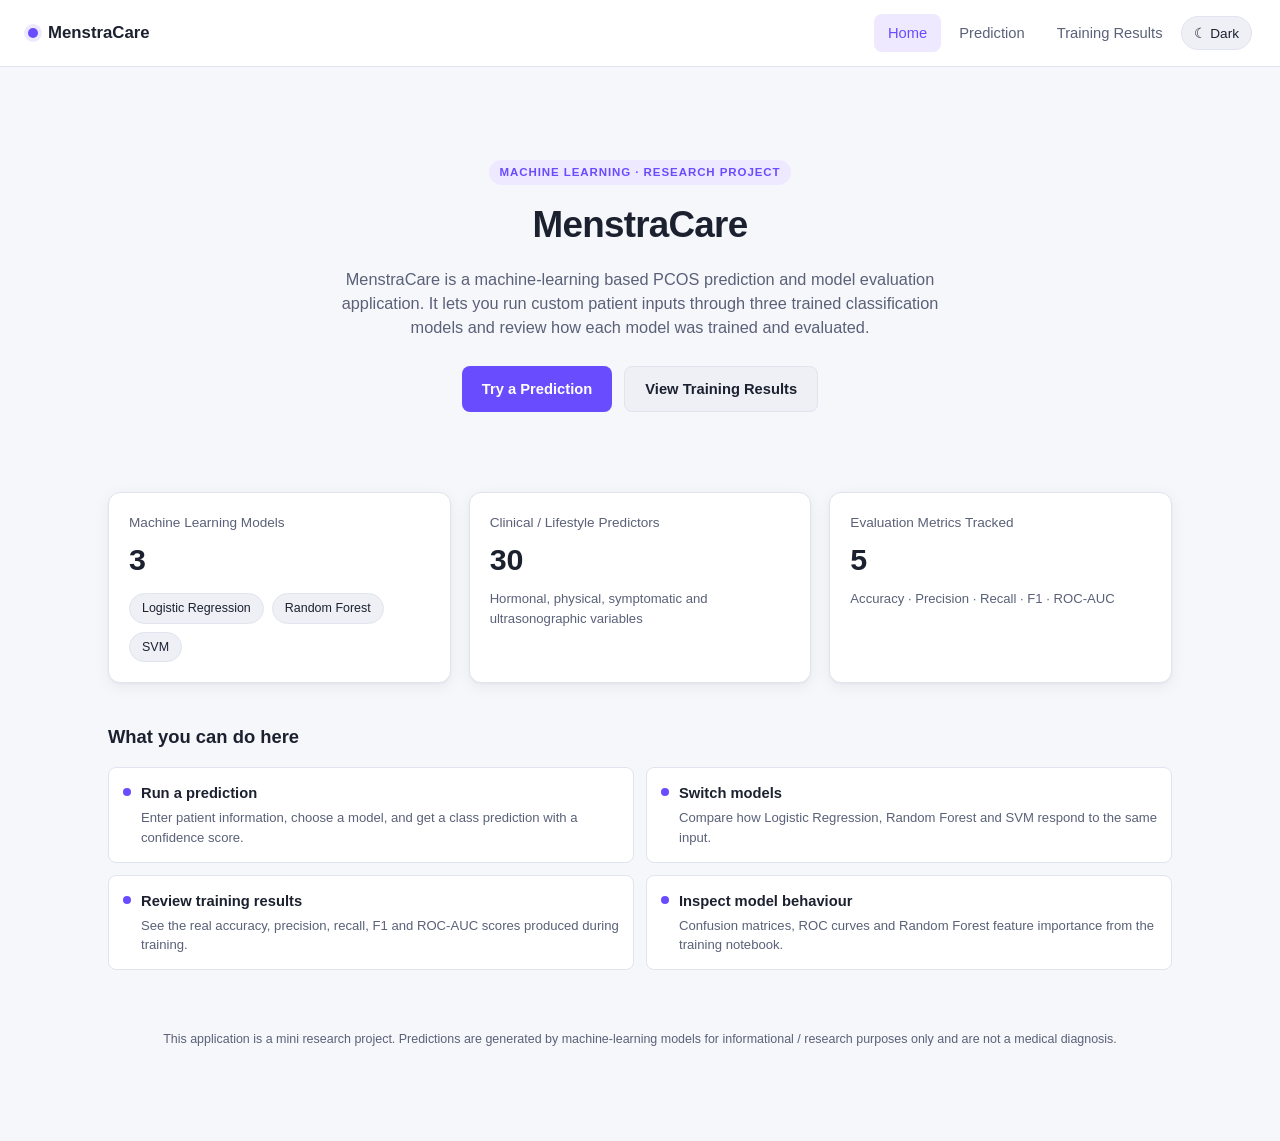
<file: frontend/index.html>
<!DOCTYPE html>
<html lang="en">
<head>
<meta charset="UTF-8" />
<meta name="viewport" content="width=device-width, initial-scale=1.0" />
<title>MenstraCare — ML-based PCOS Prediction</title>
<link rel="stylesheet" href="css/styles.css" />
</head>
<body data-page="home">

<nav class="nav">
  <a href="index.html" class="nav-brand">
    <span class="logo-dot"></span>
    MenstraCare
  </a>
  <button id="nav-toggle-btn" class="nav-toggle-btn" aria-label="Toggle navigation">&#9776;</button>
  <div class="nav-links" id="nav-links">
    <a href="index.html" class="nav-link" data-page="home">Home</a>
    <a href="prediction.html" class="nav-link" data-page="prediction">Prediction</a>
    <a href="training-results.html" class="nav-link" data-page="training">Training Results</a>
    <button id="theme-toggle" class="theme-toggle"></button>
  </div>
</nav>

<main class="page">

  <section class="hero">
    <span class="eyebrow">Machine Learning · Research Project</span>
    <h1>MenstraCare</h1>
    <p>
      MenstraCare is a machine-learning based PCOS prediction and model
      evaluation application. It lets you run custom patient inputs through
      three trained classification models and review how each model was
      trained and evaluated.
    </p>
    <div class="hero-actions">
      <a href="prediction.html" class="btn btn-primary">Try a Prediction</a>
      <a href="training-results.html" class="btn btn-secondary">View Training Results</a>
    </div>
  </section>

  <section class="overview-grid">
    <div class="stat-card">
      <div class="stat-label">Machine Learning Models</div>
      <div class="stat-value">3</div>
      <div class="model-chip-row">
        <span class="model-chip">Logistic Regression</span>
        <span class="model-chip">Random Forest</span>
        <span class="model-chip">SVM</span>
      </div>
    </div>
    <div class="stat-card">
      <div class="stat-label">Clinical / Lifestyle Predictors</div>
      <div class="stat-value" id="home-feature-count">30</div>
      <p style="color:var(--text-muted); font-size:0.82rem; margin:6px 0 0;">
        Hormonal, physical, symptomatic and ultrasonographic variables
      </p>
    </div>
    <div class="stat-card">
      <div class="stat-label">Evaluation Metrics Tracked</div>
      <div class="stat-value">5</div>
      <p style="color:var(--text-muted); font-size:0.82rem; margin:6px 0 0;">
        Accuracy · Precision · Recall · F1 · ROC-AUC
      </p>
    </div>
  </section>

  <h2 class="section-title">What you can do here</h2>
  <div class="feature-list">
    <div class="feature-item">
      <span class="dot"></span>
      <div>
        <h4>Run a prediction</h4>
        <p>Enter patient information, choose a model, and get a class prediction with a confidence score.</p>
      </div>
    </div>
    <div class="feature-item">
      <span class="dot"></span>
      <div>
        <h4>Switch models</h4>
        <p>Compare how Logistic Regression, Random Forest and SVM respond to the same input.</p>
      </div>
    </div>
    <div class="feature-item">
      <span class="dot"></span>
      <div>
        <h4>Review training results</h4>
        <p>See the real accuracy, precision, recall, F1 and ROC-AUC scores produced during training.</p>
      </div>
    </div>
    <div class="feature-item">
      <span class="dot"></span>
      <div>
        <h4>Inspect model behaviour</h4>
        <p>Confusion matrices, ROC curves and Random Forest feature importance from the training notebook.</p>
      </div>
    </div>
  </div>

  <p class="footer-note">
    This application is a mini research project. Predictions are generated by
    machine-learning models for informational / research purposes only and
    are not a medical diagnosis.
  </p>

</main>

<script src="js/common.js"></script>
</body>
</html>
</file>
<file: frontend/css/styles.css>
/* ==========================================================================
   MenstraCare — shared styles
   Theme system: CSS custom properties toggled via [data-theme] on <html>
   ========================================================================== */

:root {
  --font-sans: "Segoe UI", -apple-system, BlinkMacSystemFont, Roboto, Helvetica, Arial, sans-serif;

  --bg: #f6f7fb;
  --bg-elevated: #ffffff;
  --bg-subtle: #eef0f6;
  --text: #1c2130;
  --text-muted: #5a6178;
  --border: #e1e4ee;
  --accent: #6a4cff;
  --accent-hover: #5638e0;
  --accent-soft: #efe9ff;
  --positive: #1f9d63;
  --positive-soft: #e4f8ee;
  --negative: #d64550;
  --negative-soft: #fdecee;
  --shadow: 0 1px 2px rgba(20, 20, 40, 0.04), 0 4px 16px rgba(20, 20, 40, 0.06);
  --radius: 12px;
  --radius-sm: 8px;

  --chart-grid: #e5e7f0;

  color-scheme: light;
}

html[data-theme="dark"] {
  --bg: #12131c;
  --bg-elevated: #1a1c29;
  --bg-subtle: #21232f;
  --text: #eceef5;
  --text-muted: #a3a8bd;
  --border: #2c2f40;
  --accent: #8a71ff;
  --accent-hover: #a08bff;
  --accent-soft: #292245;
  --positive: #38c98a;
  --positive-soft: #103826;
  --negative: #ff6b74;
  --negative-soft: #3a1c20;
  --shadow: 0 1px 2px rgba(0, 0, 0, 0.3), 0 8px 24px rgba(0, 0, 0, 0.35);

  --chart-grid: #2c2f40;

  color-scheme: dark;
}

* {
  box-sizing: border-box;
}

html,
body {
  margin: 0;
  padding: 0;
}

body {
  background: var(--bg);
  color: var(--text);
  font-family: var(--font-sans);
  line-height: 1.5;
  -webkit-font-smoothing: antialiased;
  transition: background 0.2s ease, color 0.2s ease;
}

a {
  color: inherit;
}

img {
  max-width: 100%;
}

/* ---------------------------------------------------------------------- */
/* Navigation                                                              */
/* ---------------------------------------------------------------------- */

.nav {
  position: sticky;
  top: 0;
  z-index: 20;
  display: flex;
  align-items: center;
  justify-content: space-between;
  padding: 14px 28px;
  background: var(--bg-elevated);
  border-bottom: 1px solid var(--border);
}

.nav-brand {
  display: flex;
  align-items: center;
  gap: 10px;
  font-weight: 700;
  font-size: 1.05rem;
  text-decoration: none;
  color: var(--text);
}

.nav-brand .logo-dot {
  width: 10px;
  height: 10px;
  border-radius: 50%;
  background: var(--accent);
  box-shadow: 0 0 0 4px var(--accent-soft);
}

.nav-links {
  display: flex;
  align-items: center;
  gap: 4px;
}

.nav-link {
  padding: 8px 14px;
  border-radius: var(--radius-sm);
  text-decoration: none;
  font-size: 0.92rem;
  font-weight: 500;
  color: var(--text-muted);
}

.nav-link:hover {
  background: var(--bg-subtle);
  color: var(--text);
}

.nav-link.active {
  background: var(--accent-soft);
  color: var(--accent);
}

.theme-toggle {
  display: inline-flex;
  align-items: center;
  gap: 8px;
  padding: 8px 12px;
  border-radius: 999px;
  border: 1px solid var(--border);
  background: var(--bg-subtle);
  color: var(--text);
  cursor: pointer;
  font-size: 0.85rem;
  font-family: inherit;
}

.theme-toggle:hover {
  border-color: var(--accent);
}

.nav-toggle-btn {
  display: none;
  border: 1px solid var(--border);
  background: var(--bg-subtle);
  border-radius: var(--radius-sm);
  padding: 8px 10px;
  cursor: pointer;
  color: var(--text);
}

/* ---------------------------------------------------------------------- */
/* Layout                                                                  */
/* ---------------------------------------------------------------------- */

.page {
  max-width: 1120px;
  margin: 0 auto;
  padding: 36px 28px 80px;
}

.page-header {
  margin-bottom: 28px;
}

.page-header h1 {
  margin: 0 0 6px;
  font-size: 1.7rem;
  letter-spacing: -0.01em;
}

.page-header p {
  margin: 0;
  color: var(--text-muted);
  max-width: 640px;
}

.eyebrow {
  display: inline-block;
  font-size: 0.72rem;
  font-weight: 700;
  letter-spacing: 0.08em;
  text-transform: uppercase;
  color: var(--accent);
  background: var(--accent-soft);
  padding: 4px 10px;
  border-radius: 999px;
  margin-bottom: 12px;
}

/* ---------------------------------------------------------------------- */
/* Cards                                                                   */
/* ---------------------------------------------------------------------- */

.card {
  background: var(--bg-elevated);
  border: 1px solid var(--border);
  border-radius: var(--radius);
  box-shadow: var(--shadow);
  padding: 22px;
}

.card h2,
.card h3 {
  margin-top: 0;
}

.card-grid {
  display: grid;
  grid-template-columns: repeat(3, 1fr);
  gap: 18px;
}

.stat-card {
  background: var(--bg-elevated);
  border: 1px solid var(--border);
  border-radius: var(--radius);
  padding: 20px;
  box-shadow: var(--shadow);
}

.stat-card .stat-value {
  font-size: 1.9rem;
  font-weight: 700;
  margin: 4px 0;
}

.stat-card .stat-label {
  color: var(--text-muted);
  font-size: 0.85rem;
}

/* ---------------------------------------------------------------------- */
/* Buttons                                                                 */
/* ---------------------------------------------------------------------- */

.btn {
  display: inline-flex;
  align-items: center;
  justify-content: center;
  gap: 8px;
  padding: 11px 20px;
  border-radius: var(--radius-sm);
  border: none;
  font-family: inherit;
  font-weight: 600;
  font-size: 0.92rem;
  cursor: pointer;
  text-decoration: none;
}

.btn-primary {
  background: var(--accent);
  color: #fff;
}

.btn-primary:hover {
  background: var(--accent-hover);
}

.btn-primary:disabled {
  opacity: 0.6;
  cursor: not-allowed;
}

.btn-secondary {
  background: var(--bg-subtle);
  color: var(--text);
  border: 1px solid var(--border);
}

.btn-secondary:hover {
  border-color: var(--accent);
}

/* ---------------------------------------------------------------------- */
/* Forms                                                                   */
/* ---------------------------------------------------------------------- */

.form-section {
  margin-bottom: 22px;
}

.form-section h3 {
  font-size: 0.95rem;
  text-transform: uppercase;
  letter-spacing: 0.04em;
  color: var(--text-muted);
  margin: 0 0 12px;
}

.form-grid {
  display: grid;
  grid-template-columns: repeat(3, 1fr);
  gap: 14px;
}

.field {
  display: flex;
  flex-direction: column;
  gap: 6px;
}

.field label {
  font-size: 0.83rem;
  font-weight: 600;
  color: var(--text);
}

.field .hint {
  font-size: 0.72rem;
  color: var(--text-muted);
}

.field input[type="number"],
.field select {
  background: var(--bg);
  border: 1px solid var(--border);
  color: var(--text);
  border-radius: var(--radius-sm);
  padding: 10px 12px;
  font-family: inherit;
  font-size: 0.92rem;
}

.field input[type="number"]:focus,
.field select:focus {
  outline: none;
  border-color: var(--accent);
  box-shadow: 0 0 0 3px var(--accent-soft);
}

.model-selector {
  display: flex;
  align-items: center;
  gap: 12px;
  margin-bottom: 24px;
}

.model-selector label {
  font-weight: 600;
  font-size: 0.9rem;
}

.model-selector select {
  background: var(--bg-elevated);
  border: 1px solid var(--border);
  color: var(--text);
  border-radius: var(--radius-sm);
  padding: 10px 14px;
  font-family: inherit;
  font-size: 0.92rem;
  min-width: 260px;
  cursor: pointer;
}

/* ---------------------------------------------------------------------- */
/* Result panel                                                            */
/* ---------------------------------------------------------------------- */

.result-panel {
  margin-top: 24px;
  display: none;
}

.result-panel.visible {
  display: block;
}

.result-card {
  border-radius: var(--radius);
  padding: 24px;
  border: 1px solid var(--border);
}

.result-card.positive {
  background: var(--negative-soft);
  border-color: var(--negative);
}

.result-card.negative {
  background: var(--positive-soft);
  border-color: var(--positive);
}

.result-label {
  font-size: 0.8rem;
  text-transform: uppercase;
  letter-spacing: 0.06em;
  color: var(--text-muted);
  margin-bottom: 4px;
}

.result-value {
  font-size: 1.6rem;
  font-weight: 700;
  margin-bottom: 16px;
}

.result-meta {
  display: flex;
  gap: 32px;
  flex-wrap: wrap;
}

.result-meta .meta-item .meta-value {
  font-size: 1.2rem;
  font-weight: 700;
}

.disclaimer {
  margin-top: 16px;
  font-size: 0.8rem;
  color: var(--text-muted);
  border-top: 1px solid var(--border);
  padding-top: 12px;
}

/* ---------------------------------------------------------------------- */
/* Tables                                                                  */
/* ---------------------------------------------------------------------- */

.table-wrap {
  overflow-x: auto;
}

table {
  width: 100%;
  border-collapse: collapse;
  font-size: 0.9rem;
}

thead th {
  text-align: left;
  padding: 10px 14px;
  color: var(--text-muted);
  font-weight: 600;
  border-bottom: 1px solid var(--border);
  white-space: nowrap;
}

tbody td {
  padding: 12px 14px;
  border-bottom: 1px solid var(--border);
  white-space: nowrap;
}

tbody tr:last-child td {
  border-bottom: none;
}

.best-cell {
  color: var(--positive);
  font-weight: 700;
}

.pill {
  display: inline-block;
  padding: 3px 10px;
  border-radius: 999px;
  font-size: 0.72rem;
  font-weight: 700;
  background: var(--accent-soft);
  color: var(--accent);
}

/* ---------------------------------------------------------------------- */
/* Chart grid                                                              */
/* ---------------------------------------------------------------------- */

.charts-grid {
  display: grid;
  grid-template-columns: 1fr 1fr;
  gap: 20px;
}

.chart-card canvas {
  max-height: 320px;
}

.confusion-grid {
  display: grid;
  grid-template-columns: repeat(3, 1fr);
  gap: 16px;
}

.confusion-matrix {
  display: grid;
  grid-template-columns: repeat(2, 1fr);
  gap: 6px;
  margin-top: 12px;
}

.confusion-cell {
  padding: 16px 8px;
  text-align: center;
  border-radius: var(--radius-sm);
  background: var(--bg-subtle);
}

.confusion-cell .cm-value {
  font-size: 1.3rem;
  font-weight: 700;
}

.confusion-cell .cm-label {
  font-size: 0.68rem;
  color: var(--text-muted);
  text-transform: uppercase;
}

.confusion-cell.correct {
  background: var(--positive-soft);
}

.confusion-cell.incorrect {
  background: var(--negative-soft);
}

/* ---------------------------------------------------------------------- */
/* Home page                                                               */
/* ---------------------------------------------------------------------- */

.hero {
  padding: 56px 0 40px;
  text-align: center;
}

.hero h1 {
  font-size: 2.3rem;
  margin: 0 0 14px;
  letter-spacing: -0.02em;
}

.hero p {
  max-width: 620px;
  margin: 0 auto 26px;
  color: var(--text-muted);
  font-size: 1.02rem;
}

.hero-actions {
  display: flex;
  justify-content: center;
  gap: 12px;
}

.overview-grid {
  display: grid;
  grid-template-columns: repeat(3, 1fr);
  gap: 18px;
  margin: 40px 0;
}

.model-chip-row {
  display: flex;
  gap: 8px;
  flex-wrap: wrap;
  margin-top: 10px;
}

.model-chip {
  padding: 5px 12px;
  border-radius: 999px;
  font-size: 0.78rem;
  background: var(--bg-subtle);
  border: 1px solid var(--border);
}

.feature-list {
  display: grid;
  grid-template-columns: repeat(2, 1fr);
  gap: 12px;
  margin-top: 8px;
}

.feature-item {
  display: flex;
  gap: 10px;
  align-items: flex-start;
  padding: 14px;
  border: 1px solid var(--border);
  border-radius: var(--radius-sm);
  background: var(--bg-elevated);
}

.feature-item .dot {
  width: 8px;
  height: 8px;
  border-radius: 50%;
  background: var(--accent);
  margin-top: 6px;
  flex-shrink: 0;
}

.feature-item h4 {
  margin: 0 0 4px;
  font-size: 0.92rem;
}

.feature-item p {
  margin: 0;
  font-size: 0.82rem;
  color: var(--text-muted);
}

.footer-note {
  text-align: center;
  color: var(--text-muted);
  font-size: 0.78rem;
  margin-top: 60px;
}

.section-title {
  margin: 36px 0 16px;
  font-size: 1.15rem;
}

/* ---------------------------------------------------------------------- */
/* Loading / error states                                                  */
/* ---------------------------------------------------------------------- */

.loading-state,
.error-state {
  padding: 40px;
  text-align: center;
  color: var(--text-muted);
}

.error-state {
  color: var(--negative);
}

/* ---------------------------------------------------------------------- */
/* Responsive                                                              */
/* ---------------------------------------------------------------------- */

@media (max-width: 920px) {
  .form-grid {
    grid-template-columns: repeat(2, 1fr);
  }
  .card-grid,
  .overview-grid {
    grid-template-columns: repeat(2, 1fr);
  }
  .charts-grid {
    grid-template-columns: 1fr;
  }
  .confusion-grid {
    grid-template-columns: 1fr;
  }
  .feature-list {
    grid-template-columns: 1fr;
  }
}

@media (max-width: 680px) {
  .nav {
    padding: 12px 16px;
    flex-wrap: wrap;
  }
  .nav-toggle-btn {
    display: inline-flex;
  }
  .nav-links {
    display: none;
    width: 100%;
    flex-direction: column;
    align-items: stretch;
    gap: 2px;
    padding-top: 10px;
    order: 3;
  }
  .nav-links.open {
    display: flex;
  }
  .page {
    padding: 24px 16px 60px;
  }
  .form-grid {
    grid-template-columns: 1fr;
  }
  .card-grid,
  .overview-grid {
    grid-template-columns: 1fr;
  }
  .model-selector {
    flex-direction: column;
    align-items: flex-start;
  }
  .model-selector select {
    width: 100%;
  }
  .result-meta {
    gap: 18px;
  }
  .hero h1 {
    font-size: 1.7rem;
  }
}
</file>
